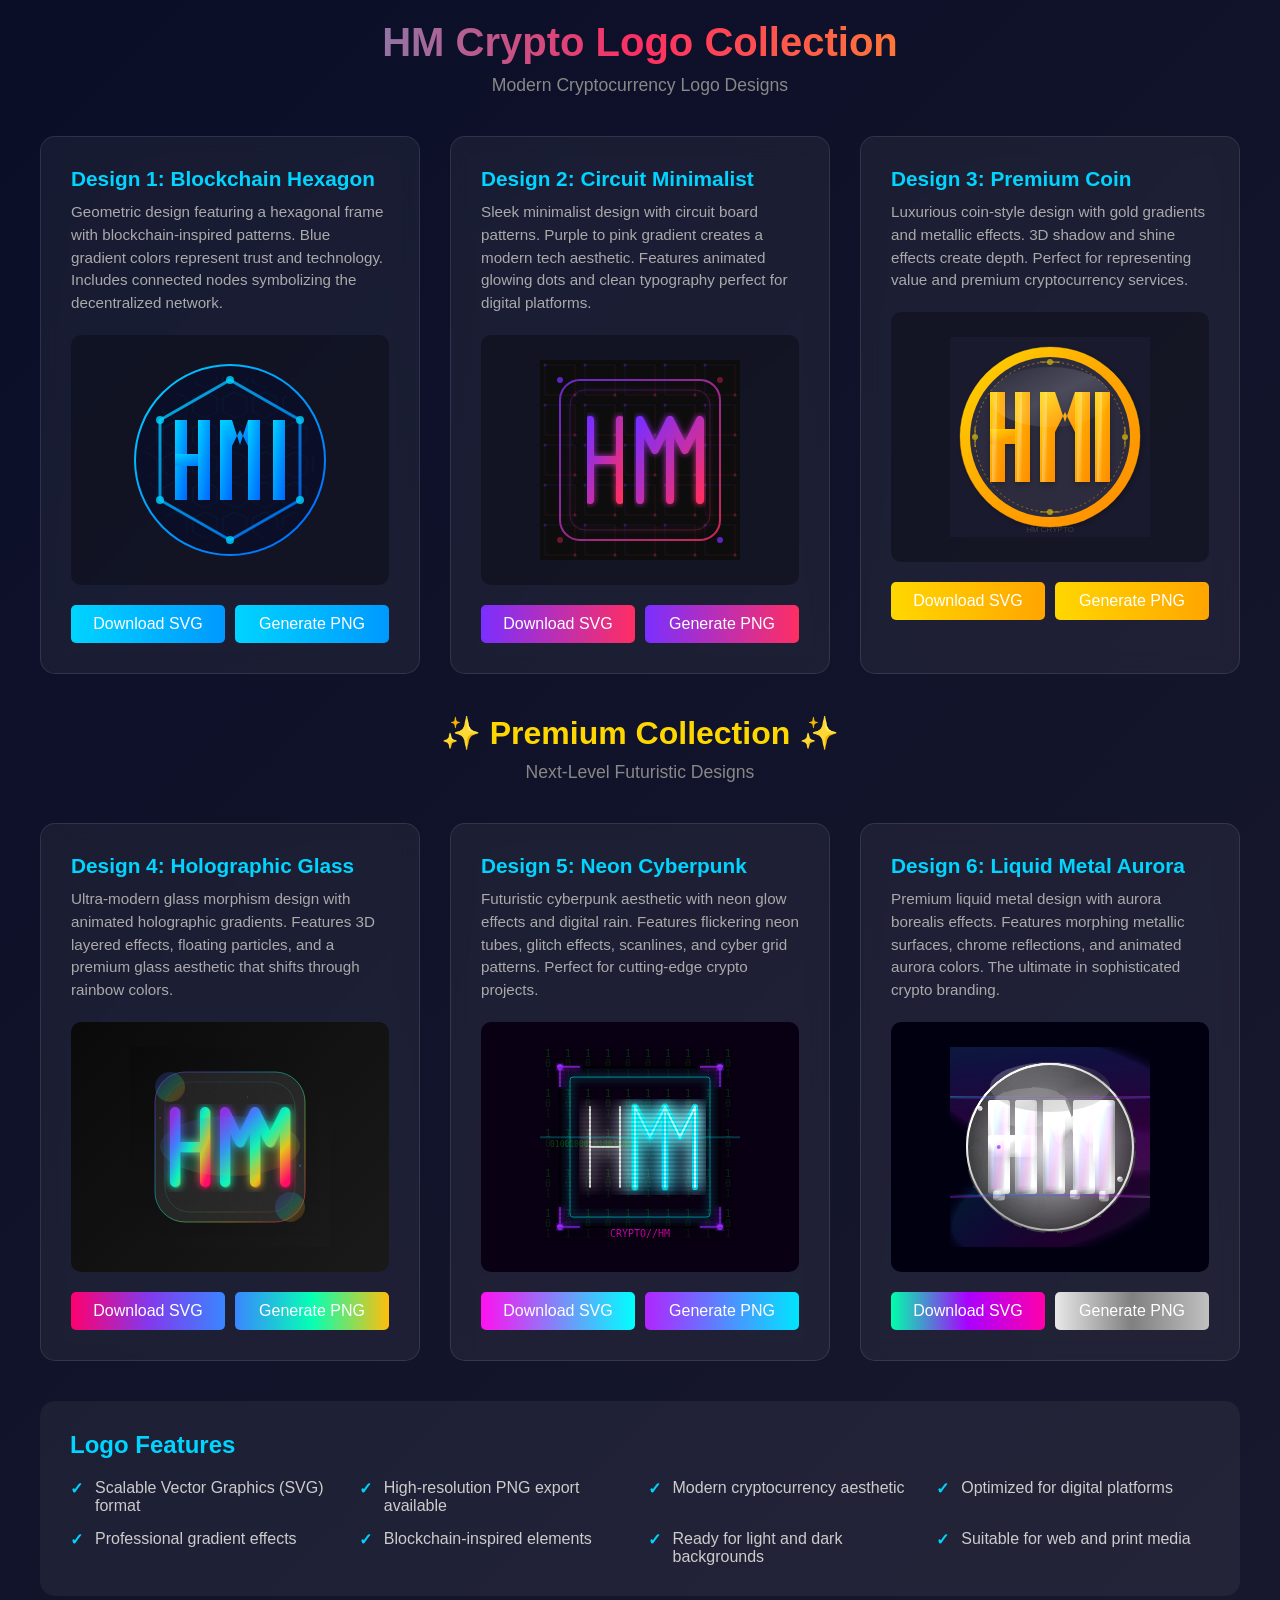
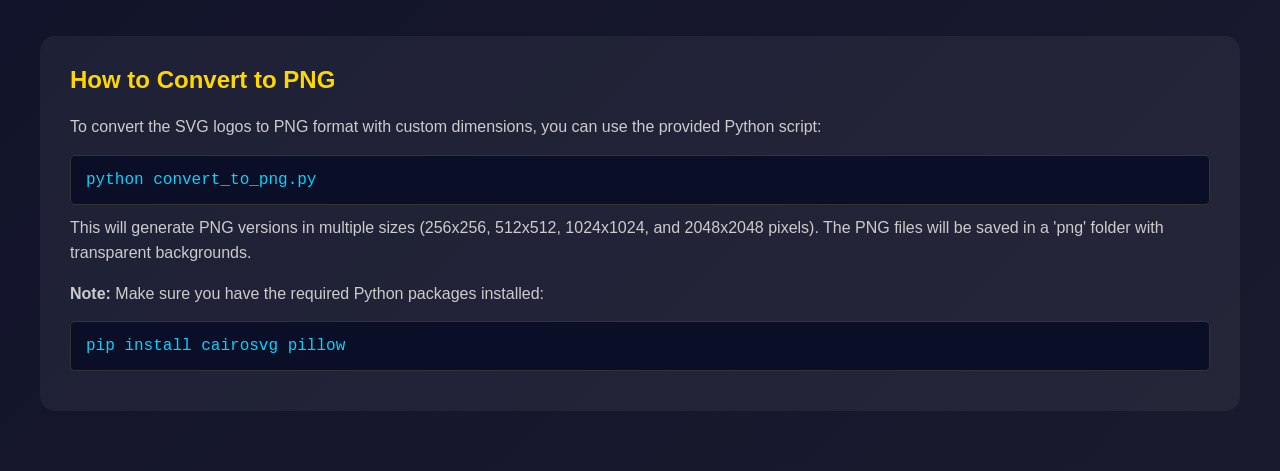
<file: index.html>
<!DOCTYPE html>
<html lang="en">
<head>
    <meta charset="UTF-8">
    <meta name="viewport" content="width=device-width, initial-scale=1.0">
    <title>HM Crypto Logo Designs</title>
    <style>
        * {
            margin: 0;
            padding: 0;
            box-sizing: border-box;
        }
        
        body {
            font-family: 'Segoe UI', Tahoma, Geneva, Verdana, sans-serif;
            background: linear-gradient(135deg, #0A0E27 0%, #1A1A2E 100%);
            min-height: 100vh;
            color: white;
            padding: 20px;
        }
        
        .container {
            max-width: 1200px;
            margin: 0 auto;
        }
        
        h1 {
            text-align: center;
            font-size: 2.5rem;
            margin-bottom: 10px;
            background: linear-gradient(90deg, #00D4FF, #FF2E63, #FFD700);
            -webkit-background-clip: text;
            -webkit-text-fill-color: transparent;
            background-clip: text;
        }
        
        .subtitle {
            text-align: center;
            color: #888;
            margin-bottom: 40px;
            font-size: 1.1rem;
        }
        
        .logo-grid {
            display: grid;
            grid-template-columns: repeat(auto-fit, minmax(300px, 1fr));
            gap: 30px;
            margin-bottom: 40px;
        }
        
        .logo-card {
            background: rgba(255, 255, 255, 0.05);
            border-radius: 15px;
            padding: 30px;
            backdrop-filter: blur(10px);
            border: 1px solid rgba(255, 255, 255, 0.1);
            transition: transform 0.3s ease, box-shadow 0.3s ease;
        }
        
        .logo-card:hover {
            transform: translateY(-5px);
            box-shadow: 0 10px 30px rgba(0, 212, 255, 0.2);
        }
        
        .logo-title {
            font-size: 1.3rem;
            margin-bottom: 10px;
            color: #00D4FF;
        }
        
        .logo-description {
            color: #aaa;
            margin-bottom: 20px;
            font-size: 0.95rem;
            line-height: 1.5;
        }
        
        .logo-preview {
            background: rgba(0, 0, 0, 0.3);
            border-radius: 10px;
            padding: 20px;
            display: flex;
            justify-content: center;
            align-items: center;
            min-height: 250px;
            margin-bottom: 20px;
        }
        
        .logo-preview img {
            max-width: 100%;
            height: auto;
        }
        
        .download-buttons {
            display: flex;
            gap: 10px;
            flex-wrap: wrap;
        }
        
        .btn {
            flex: 1;
            padding: 10px 20px;
            background: linear-gradient(90deg, #00D4FF, #0099FF);
            color: white;
            text-decoration: none;
            border-radius: 5px;
            text-align: center;
            transition: opacity 0.3s ease;
            font-weight: 500;
            min-width: 100px;
        }
        
        .btn:hover {
            opacity: 0.8;
        }
        
        .btn-secondary {
            background: linear-gradient(90deg, #7B2FFF, #FF2E63);
        }
        
        .btn-gold {
            background: linear-gradient(90deg, #FFD700, #FFA500);
        }
        
        .features {
            background: rgba(255, 255, 255, 0.05);
            border-radius: 15px;
            padding: 30px;
            margin-bottom: 40px;
        }
        
        .features h2 {
            color: #00D4FF;
            margin-bottom: 20px;
        }
        
        .features ul {
            list-style: none;
            display: grid;
            grid-template-columns: repeat(auto-fit, minmax(250px, 1fr));
            gap: 15px;
        }
        
        .features li {
            padding-left: 25px;
            position: relative;
            color: #ccc;
        }
        
        .features li:before {
            content: "✓";
            position: absolute;
            left: 0;
            color: #00D4FF;
            font-weight: bold;
        }
        
        .instructions {
            background: rgba(255, 255, 255, 0.05);
            border-radius: 15px;
            padding: 30px;
            margin-bottom: 40px;
        }
        
        .instructions h2 {
            color: #FFD700;
            margin-bottom: 20px;
        }
        
        .instructions p {
            color: #ccc;
            line-height: 1.6;
            margin-bottom: 15px;
        }
        
        .code-block {
            background: #0A0E27;
            border: 1px solid #333;
            border-radius: 5px;
            padding: 15px;
            font-family: 'Courier New', monospace;
            color: #00D4FF;
            overflow-x: auto;
            margin: 10px 0;
        }
    </style>
</head>
<body>
    <div class="container">
        <h1>HM Crypto Logo Collection</h1>
        <p class="subtitle">Modern Cryptocurrency Logo Designs</p>
        
        <div class="logo-grid">
            <!-- Design 1 -->
            <div class="logo-card">
                <h2 class="logo-title">Design 1: Blockchain Hexagon</h2>
                <p class="logo-description">
                    Geometric design featuring a hexagonal frame with blockchain-inspired patterns. 
                    Blue gradient colors represent trust and technology. Includes connected nodes 
                    symbolizing the decentralized network.
                </p>
                <div class="logo-preview">
                    <img src="hm-crypto-logo-1.svg" alt="HM Crypto Logo Design 1">
                </div>
                <div class="download-buttons">
                    <a href="hm-crypto-logo-1.svg" download class="btn">Download SVG</a>
                    <a href="#" onclick="convertToPNG('hm-crypto-logo-1.svg', 1)" class="btn">Generate PNG</a>
                </div>
            </div>
            
            <!-- Design 2 -->
            <div class="logo-card">
                <h2 class="logo-title">Design 2: Circuit Minimalist</h2>
                <p class="logo-description">
                    Sleek minimalist design with circuit board patterns. Purple to pink gradient 
                    creates a modern tech aesthetic. Features animated glowing dots and clean 
                    typography perfect for digital platforms.
                </p>
                <div class="logo-preview">
                    <img src="hm-crypto-logo-2.svg" alt="HM Crypto Logo Design 2">
                </div>
                <div class="download-buttons">
                    <a href="hm-crypto-logo-2.svg" download class="btn btn-secondary">Download SVG</a>
                    <a href="#" onclick="convertToPNG('hm-crypto-logo-2.svg', 2)" class="btn btn-secondary">Generate PNG</a>
                </div>
            </div>
            
            <!-- Design 3 -->
            <div class="logo-card">
                <h2 class="logo-title">Design 3: Premium Coin</h2>
                <p class="logo-description">
                    Luxurious coin-style design with gold gradients and metallic effects. 
                    3D shadow and shine effects create depth. Perfect for representing value 
                    and premium cryptocurrency services.
                </p>
                <div class="logo-preview">
                    <img src="hm-crypto-logo-3.svg" alt="HM Crypto Logo Design 3">
                </div>
                <div class="download-buttons">
                    <a href="hm-crypto-logo-3.svg" download class="btn btn-gold">Download SVG</a>
                    <a href="#" onclick="convertToPNG('hm-crypto-logo-3.svg', 3)" class="btn btn-gold">Generate PNG</a>
                </div>
            </div>
        </div>
        
        <!-- Premium Designs Section -->
        <div style="margin: 40px 0;">
            <h2 style="text-align: center; color: #FFD700; font-size: 2rem; margin-bottom: 10px;">✨ Premium Collection ✨</h2>
            <p class="subtitle">Next-Level Futuristic Designs</p>
        </div>
        
        <div class="logo-grid">
            <!-- Design 4 -->
            <div class="logo-card">
                <h2 class="logo-title">Design 4: Holographic Glass</h2>
                <p class="logo-description">
                    Ultra-modern glass morphism design with animated holographic gradients. 
                    Features 3D layered effects, floating particles, and a premium glass aesthetic 
                    that shifts through rainbow colors.
                </p>
                <div class="logo-preview" style="background: linear-gradient(135deg, #0A0A0A, #1A1A1A);">
                    <img src="hm-crypto-logo-4.svg" alt="HM Crypto Logo Design 4">
                </div>
                <div class="download-buttons">
                    <a href="hm-crypto-logo-4.svg" download class="btn" style="background: linear-gradient(90deg, #FF006E, #8338EC, #3A86FF);">Download SVG</a>
                    <a href="#" onclick="convertToPNG('hm-crypto-logo-4.svg', 4)" class="btn" style="background: linear-gradient(90deg, #3A86FF, #06FFB4, #FFBE0B);">Generate PNG</a>
                </div>
            </div>
            
            <!-- Design 5 -->
            <div class="logo-card">
                <h2 class="logo-title">Design 5: Neon Cyberpunk</h2>
                <p class="logo-description">
                    Futuristic cyberpunk aesthetic with neon glow effects and digital rain. 
                    Features flickering neon tubes, glitch effects, scanlines, and cyber grid 
                    patterns. Perfect for cutting-edge crypto projects.
                </p>
                <div class="logo-preview" style="background: #0A0014;">
                    <img src="hm-crypto-logo-5.svg" alt="HM Crypto Logo Design 5">
                </div>
                <div class="download-buttons">
                    <a href="hm-crypto-logo-5.svg" download class="btn" style="background: linear-gradient(90deg, #FF10F0, #00FFFF);">Download SVG</a>
                    <a href="#" onclick="convertToPNG('hm-crypto-logo-5.svg', 5)" class="btn" style="background: linear-gradient(90deg, #B026FF, #00E5FF);">Generate PNG</a>
                </div>
            </div>
            
            <!-- Design 6 -->
            <div class="logo-card">
                <h2 class="logo-title">Design 6: Liquid Metal Aurora</h2>
                <p class="logo-description">
                    Premium liquid metal design with aurora borealis effects. Features morphing 
                    metallic surfaces, chrome reflections, and animated aurora colors. 
                    The ultimate in sophisticated crypto branding.
                </p>
                <div class="logo-preview" style="background: #000011;">
                    <img src="hm-crypto-logo-6.svg" alt="HM Crypto Logo Design 6">
                </div>
                <div class="download-buttons">
                    <a href="hm-crypto-logo-6.svg" download class="btn" style="background: linear-gradient(90deg, #00FFAA, #AA00FF, #FF00AA);">Download SVG</a>
                    <a href="#" onclick="convertToPNG('hm-crypto-logo-6.svg', 6)" class="btn" style="background: linear-gradient(90deg, #E8E8E8, #808080, #C0C0C0);">Generate PNG</a>
                </div>
            </div>
        </div>
        
        <div class="features">
            <h2>Logo Features</h2>
            <ul>
                <li>Scalable Vector Graphics (SVG) format</li>
                <li>High-resolution PNG export available</li>
                <li>Modern cryptocurrency aesthetic</li>
                <li>Optimized for digital platforms</li>
                <li>Professional gradient effects</li>
                <li>Blockchain-inspired elements</li>
                <li>Ready for light and dark backgrounds</li>
                <li>Suitable for web and print media</li>
            </ul>
        </div>
        
        <div class="instructions">
            <h2>How to Convert to PNG</h2>
            <p>
                To convert the SVG logos to PNG format with custom dimensions, you can use the provided Python script:
            </p>
            <div class="code-block">
                python convert_to_png.py
            </div>
            <p>
                This will generate PNG versions in multiple sizes (256x256, 512x512, 1024x1024, and 2048x2048 pixels).
                The PNG files will be saved in a 'png' folder with transparent backgrounds.
            </p>
            <p>
                <strong>Note:</strong> Make sure you have the required Python packages installed:
            </p>
            <div class="code-block">
                pip install cairosvg pillow
            </div>
        </div>
    </div>
    
    <script>
        function convertToPNG(svgFile, designNumber) {
            alert(`To convert ${svgFile} to PNG:\n\n1. Run: python convert_to_png.py\n2. Find PNG files in the 'png' folder\n3. Available sizes: 256x256, 512x512, 1024x1024, 2048x2048\n\nAlternatively, you can use online converters or design software.`);
        }
    </script>
</body>
</html>
</file>
